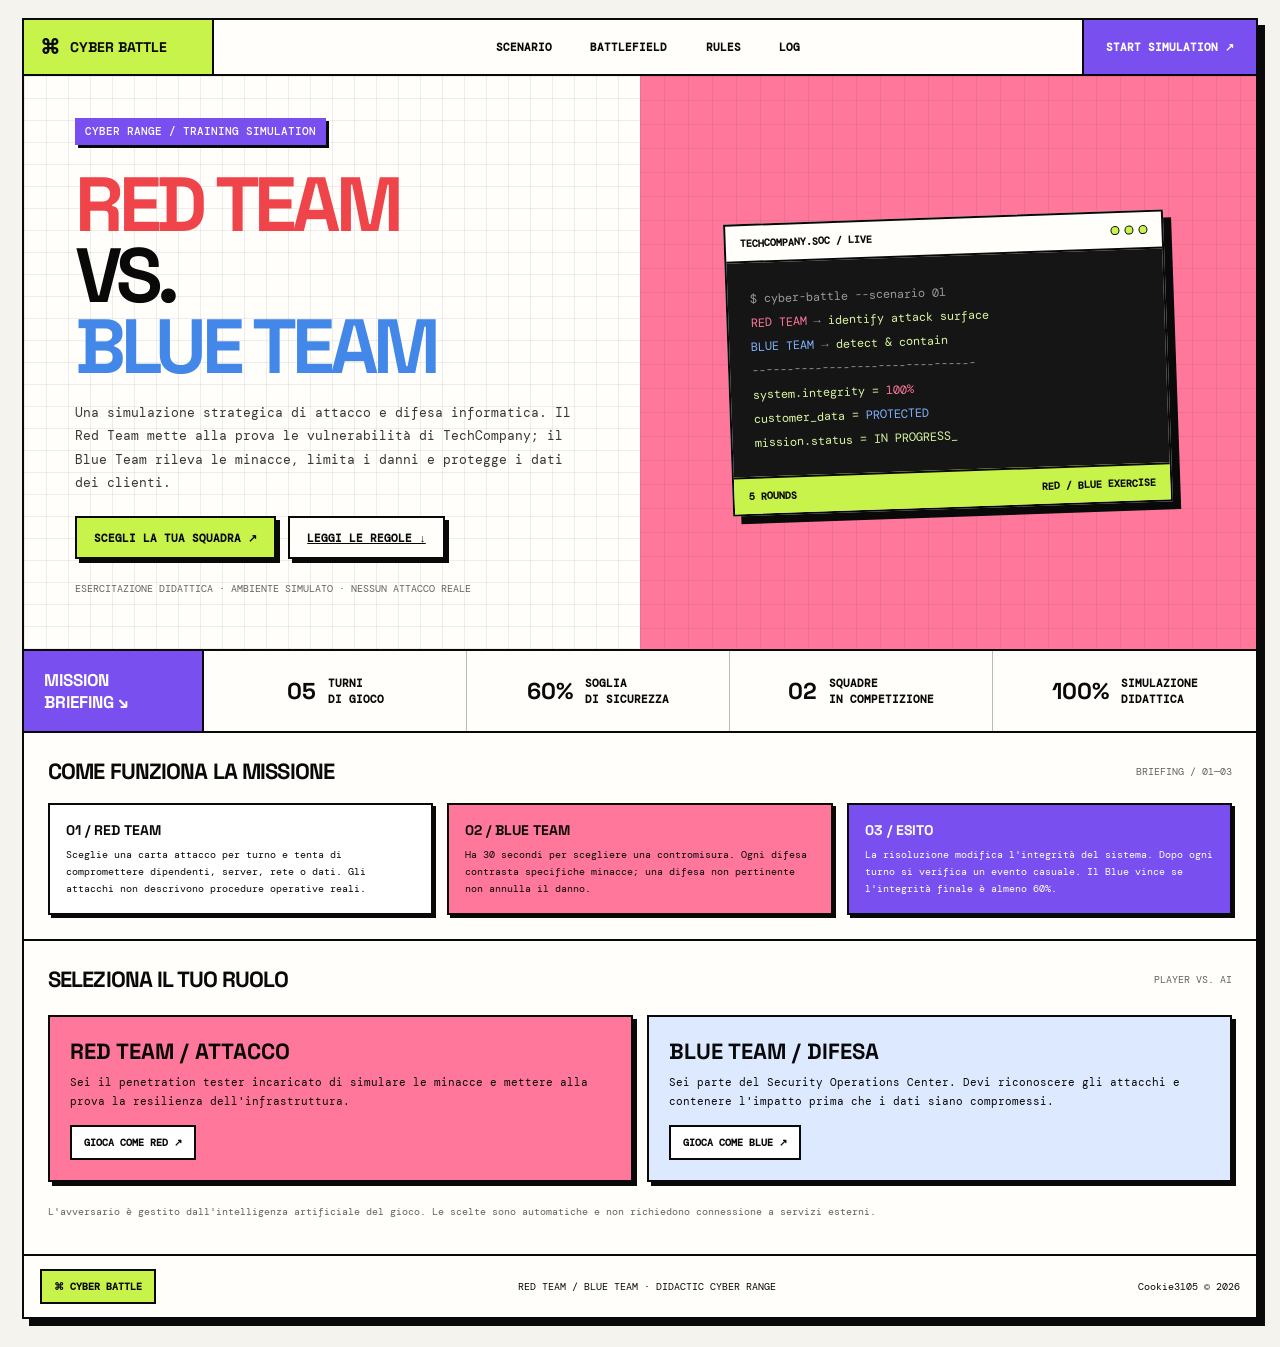
<file: index.html>
<!DOCTYPE html>
<html lang="it">
<head>
<meta charset="utf-8">
<meta name="viewport" content="width=device-width, initial-scale=1">
<meta name="theme-color" content="#f5f3ed">
<title>Cyber Battle — Red Team vs Blue Team</title>
<link rel="preconnect" href="https://fonts.googleapis.com">
<link rel="preconnect" href="https://fonts.gstatic.com" crossorigin>
<link href="https://fonts.googleapis.com/css2?family=DM+Mono:wght@400;500&family=Space+Grotesk:wght@400;500;600;700&display=swap" rel="stylesheet">
<link rel="stylesheet" href="style.css">
</head>
<body>
<div class="shell">
<div class="frame">
<header class="topbar">
  <div class="brand"><span class="brand-mark">⌘</span> Cyber Battle</div>
  <nav class="nav"><a href="#scenario">Scenario</a><a href="#battle">Battlefield</a><a href="#rules">Rules</a><a href="#history">Log</a></nav>
  <button class="top-action" id="topStart">Start simulation ↗</button>
</header>

<section class="screen active" id="home">
  <div class="hero" id="scenario">
    <div class="hero-copy">
      <span class="eyebrow">CYBER RANGE / TRAINING SIMULATION</span>
      <h1><span class="red-word">Red Team</span><span>vs.</span><span class="blue-word">Blue Team</span></h1>
      <p class="lead">Una simulazione strategica di attacco e difesa informatica. Il Red Team mette alla prova le vulnerabilità di TechCompany; il Blue Team rileva le minacce, limita i danni e protegge i dati dei clienti.</p>
      <div class="actions"><button class="btn primary" id="startBtn">Scegli la tua squadra ↗</button><a class="btn" href="#rules">Leggi le regole ↓</a></div>
      <p class="notice">ESERCITAZIONE DIDATTICA · AMBIENTE SIMULATO · NESSUN ATTACCO REALE</p>
    </div>
    <div class="hero-art">
      <div class="art-grid"></div>
      <div class="terminal-card">
        <div class="terminal-head"><span>TECHCOMPANY.SOC / LIVE</span><span class="terminal-dots"><i></i><i></i><i></i></span></div>
        <div class="terminal-body">
          <div class="dim">$ cyber-battle --scenario 01</div>
          <div><span class="hot">RED TEAM</span> <span class="dim">→</span> identify attack surface</div>
          <div><span class="cool">BLUE TEAM</span> <span class="dim">→</span> detect &amp; contain</div>
          <div class="dim">--------------------------------</div>
          <div>system.integrity = <span class="hot">100%</span></div>
          <div>customer_data = <span class="cool">PROTECTED</span></div>
          <div>mission.status = IN PROGRESS_</div>
        </div>
        <div class="terminal-foot"><span>5 ROUNDS</span><span>RED / BLUE EXERCISE</span></div>
      </div>
    </div>
  </div>
  <div class="status-strip">
    <div class="strip-label">Mission<br>briefing ↘</div>
    <div class="metric"><b>05</b><span>Turni<br>di gioco</span></div>
    <div class="metric"><b>60%</b><span>Soglia<br>di sicurezza</span></div>
    <div class="metric"><b>02</b><span>Squadre<br>in competizione</span></div>
    <div class="metric"><b>100%</b><span>Simulazione<br>didattica</span></div>
  </div>
  <section class="section" id="rules">
    <div class="section-heading"><h2>Come funziona la missione</h2><span class="kicker">Briefing / 01—03</span></div>
    <div class="rules-grid">
      <article class="rule"><b>01 / Red Team</b><p>Sceglie una carta attacco per turno e tenta di compromettere dipendenti, server, rete o dati. Gli attacchi non descrivono procedure operative reali.</p></article>
      <article class="rule"><b>02 / Blue Team</b><p>Ha 30 secondi per scegliere una contromisura. Ogni difesa contrasta specifiche minacce; una difesa non pertinente non annulla il danno.</p></article>
      <article class="rule"><b>03 / Esito</b><p>La risoluzione modifica l'integrità del sistema. Dopo ogni turno si verifica un evento casuale. Il Blue vince se l'integrità finale è almeno 60%.</p></article>
    </div>
  </section>
  <section class="section">
    <div class="section-heading"><h2>Seleziona il tuo ruolo</h2><span class="kicker">Player vs. AI</span></div>
    <div class="role-grid">
      <button class="role-card red-role" data-role="red"><h3>Red Team / Attacco</h3><p>Sei il penetration tester incaricato di simulare le minacce e mettere alla prova la resilienza dell'infrastruttura.</p><span class="choose">Gioca come Red ↗</span></button>
      <button class="role-card blue-role" data-role="blue"><h3>Blue Team / Difesa</h3><p>Sei parte del Security Operations Center. Devi riconoscere gli attacchi e contenere l'impatto prima che i dati siano compromessi.</p><span class="choose">Gioca come Blue ↗</span></button>
    </div>
    <p class="notice">L'avversario è gestito dall'intelligenza artificiale del gioco. Le scelte sono automatiche e non richiedono connessione a servizi esterni.</p>
  </section>
</section>

<section class="screen" id="game">
  <div class="section" id="battle">
    <div class="section-heading"><div><span class="eyebrow">LIVE EXERCISE / TECHCOMPANY</span><h2 style="margin-top:12px">Cyber battlefield</h2></div><div><span class="round-pill" id="roundBadge">ROUND 01 / 05</span></div></div>
    <div class="game-layout">
      <main>
        <section class="board" id="board">
          <div class="board-top"><h3>Integrità dell'infrastruttura</h3><span class="kicker">SECURITY STATUS</span></div>
          <div class="integrity"><span>System integrity / soglia 60%</span><strong id="integrityValue">100%</strong></div>
          <div class="bar"><div class="bar-fill" id="integrityBar"></div><div class="threshold"></div></div>
          <div class="bar-legend"><span>0% / Compromesso</span><span>60% / Soglia</span><span>100% / Integro</span></div>
          <div class="attack-path" aria-label="Percorso dell'attacco">
            <div class="node" id="node-staff"><span class="node-icon">01</span>Dipendenti<small>Human layer</small></div>
            <div class="node" id="node-web"><span class="node-icon">02</span>Server web<small>Perimeter</small></div>
            <div class="node" id="node-net"><span class="node-icon">03</span>Rete interna<small>Internal net</small></div>
            <div class="node" id="node-data"><span class="node-icon">04</span>Dati clienti<small>Critical assets</small></div>
          </div>
          <div class="turn-slots">
            <div class="slot empty" id="attackSlot"><div><div class="slot-title">01 / Attack vector</div>In attesa dell'attacco</div></div>
            <div class="slot empty" id="defenseSlot"><div><div class="slot-title">02 / Countermeasure</div>In attesa della difesa</div></div>
            <div class="slot empty" id="eventSlot"><div><div class="slot-title">03 / Random event</div>Evento di fine turno</div></div>
          </div>
          <div class="dice-row">
            <div class="die red-die" id="dieOne">–</div><div class="die blue-die" id="dieTwo">–</div><span class="dice-result" id="diceResult">Dadi in attesa</span>
            <button class="btn turn-action hidden" id="continueBtn">Prossimo Turno ↗</button>
          </div>
        </section>
        <section class="hand-panel">
          <div class="hand-top"><h3 id="handTitle">La tua mano</h3><span class="kicker" id="handCount">— carte</span></div>
          <div class="hand" id="hand"></div>
          <div class="actions" style="margin-bottom:0"><button class="btn hidden" id="passBtn">Nessuna difesa / Passa</button></div>
        </section>
      </main>
      <aside class="sidebar">
        <section class="sidebox phase-box"><h3>Mission control</h3><div class="phase-name" id="phaseName">Preparazione</div><p class="phase-copy" id="phaseCopy">La simulazione sta per iniziare.</p><div class="timer"><span class="kicker">Tempo risposta Blue</span><strong id="timerValue">30s</strong></div></section>
        <section class="sidebox"><h3>Battle log / <span id="logCount">00</span></h3><ol class="log" id="log"><li>In attesa dell'avvio della simulazione.</li></ol></section>
        <section class="sidebox"><h3>Scoreboard</h3><div style="display:flex;justify-content:space-between;font-size:10px;padding:7px 0;border-bottom:1px solid #ddd"><b>RED / Danno</b><strong id="redScore">0%</strong></div><div style="display:flex;justify-content:space-between;font-size:10px;padding:7px 0"><b>BLUE / Danno evitato</b><strong id="blueScore">0%</strong></div><p class="notice" style="margin:8px 0 0">Il recupero dell'integrità è conteggiato separatamente dal danno evitato.</p></section>
      </aside>
    </div>
  </div>
</section>

<section class="screen" id="result">
  <div class="section">
    <div class="result-hero" id="resultHero"><span class="eyebrow">MISSION REPORT / COMPLETE</span><h2 id="resultTitle">Mission complete</h2><p id="resultText"></p></div>
    <div class="section-heading" style="margin-top:28px"><h2>Performance report</h2><span class="kicker">After action review</span></div>
    <div class="board">
      <table class="stats">
        <thead><tr><th>Indicatore</th><th>Red Team</th><th>Blue Team</th></tr></thead>
        <tbody>
          <tr><td>Carte giocate</td><td id="statRedCards">0</td><td id="statBlueCards">0</td></tr>
          <tr><td>Attacchi riusciti / blocchi totali</td><td id="statSuccess">0</td><td id="statBlocks">0</td></tr>
          <tr><td>Danno inflitto / evitato</td><td id="statDamage">0%</td><td id="statPrevented">0%</td></tr>
          <tr><td>Integrità recuperata</td><td>—</td><td id="statHealing">0%</td></tr>
          <tr><td>Tempo medio di risposta</td><td>—</td><td id="statTime">—</td></tr>
          <tr><td>Eventi casuali attivati</td><td colspan="2" id="statEvents">0</td></tr>
        </tbody>
      </table>
      <p class="notice" id="gradeText"></p>
      <div class="actions"><button class="btn primary" id="replayBtn">Nuova simulazione ↗</button><button class="btn" id="homeBtn">Torna alla home</button></div>
    </div>
  </div>
</section>

<footer class="footer"><span class="brand-mini">⌘ CYBER BATTLE</span><span>RED TEAM / BLUE TEAM · DIDACTIC CYBER RANGE</span><span>Cookie3105 © 2026</span></footer>
</div>
</div>
<script src="script.js"></script>
</body>
</html>
</file>
<file: style.css>
:root{--paper:#f5f3ed;--white:#fffefa;--ink:#090909;--muted:#65635e;--line:#111;--pink:#ff789b;--lime:#c8f34a;--purple:#7950ef;--red:#f0444b;--blue:#4388e8;--shadow:5px 5px 0 #090909}

*{box-sizing:border-box}

html{scroll-behavior:smooth}

body{margin:0;background:var(--paper);color:var(--ink);font:15px/1.5 "DM Mono",monospace}

button{font:inherit;color:inherit;cursor:pointer}

button:focus-visible{outline:3px solid var(--purple);outline-offset:3px}

a{color:inherit}

.shell{max-width:1440px;margin:0 auto;padding:18px 22px 28px}

.frame{border:2px solid var(--ink);background:var(--white);box-shadow:7px 7px 0 var(--ink)}

.topbar{height:56px;display:grid;grid-template-columns:190px 1fr auto;border-bottom:2px solid var(--ink);background:var(--white)}

.brand{display:flex;align-items:center;gap:10px;padding:0 16px;background:var(--lime);border-right:2px solid var(--ink);font:700 14px "Space Grotesk",sans-serif;text-transform:uppercase}

.brand-mark{font-size:20px}

.nav{display:flex;align-items:center;justify-content:center;gap:clamp(12px,3vw,42px);font:700 11px "DM Mono",monospace;text-transform:uppercase}

.nav a{text-decoration:none}

.nav a:hover{text-decoration:underline;text-decoration-thickness:2px}

.top-action{display:flex;align-items:center;padding:0 22px;background:var(--purple);color:white;border:0;border-left:2px solid var(--ink);font:700 11px "DM Mono",monospace;text-transform:uppercase}

.hero{display:grid;grid-template-columns:1fr 1fr;min-height:400px;border-bottom:2px solid var(--ink)}

.hero-copy{padding:42px clamp(22px,4vw,60px);background-color:var(--white);background-image:linear-gradient(#11111112 1px,transparent 1px),linear-gradient(90deg,#11111112 1px,transparent 1px);background-size:22px 22px}

.eyebrow{display:inline-block;background:var(--purple);color:white;padding:5px 10px;font-size:11px;font-weight:500;box-shadow:3px 3px 0 var(--ink)}

h1,h2,h3,h4,p{margin-top:0}

.hero h1{font:700 clamp(42px,6vw,78px)/.93 "Space Grotesk",sans-serif;letter-spacing:-.07em;margin:24px 0 18px;text-transform:uppercase}

.hero h1 span{display:block}

.hero h1 .red-word{color:var(--red)}

.hero h1 .blue-word{color:var(--blue)}

.lead{max-width:540px;font-size:13px;line-height:1.8;color:#393733}

.actions{display:flex;gap:12px;flex-wrap:wrap;margin:22px 0}

.btn{display:inline-flex;align-items:center;justify-content:center;gap:10px;min-height:43px;padding:10px 17px;border:2px solid var(--ink);background:var(--white);box-shadow:4px 4px 0 var(--ink);font:700 11px "DM Mono",monospace;text-transform:uppercase;transition:transform .15s,box-shadow .15s}

.btn:hover{transform:translate(2px,2px);box-shadow:2px 2px 0 var(--ink)}

.btn.primary{background:var(--lime)}

.btn.purple{background:var(--purple);color:white}

.btn.red{background:var(--red);color:white}

.btn.blue{background:var(--blue);color:white}

.hero-art{position:relative;display:grid;place-items:center;overflow:hidden;background:var(--pink);padding:30px}

.art-grid{position:absolute;inset:0;background-image:linear-gradient(#11111113 1px,transparent 1px),linear-gradient(90deg,#11111113 1px,transparent 1px);background-size:24px 24px}

.terminal-card{position:relative;z-index:1;width:min(88%,440px);padding:0;background:var(--white);border:2px solid var(--ink);box-shadow:8px 8px 0 var(--ink);transform:rotate(-2deg)}

.terminal-head{display:flex;justify-content:space-between;align-items:center;padding:10px 14px;border-bottom:2px solid var(--ink);font-size:10px;font-weight:bold}

.terminal-dots{display:flex;gap:5px}.terminal-dots i{width:9px;height:9px;border:1.5px solid var(--ink);border-radius:50%;background:var(--lime)}

.terminal-body{padding:24px 22px 22px;background:#151515;color:#d9f7a2;font-size:12px;line-height:2}

.terminal-body .dim{color:#999}.terminal-body .hot{color:#ff789b}.terminal-body .cool{color:#82b5ff}

.terminal-foot{display:flex;justify-content:space-between;padding:10px 14px;background:var(--lime);border-top:2px solid var(--ink);font-size:10px;font-weight:bold;text-transform:uppercase}

.status-strip{display:grid;grid-template-columns:180px repeat(4,1fr);min-height:82px;border-bottom:2px solid var(--ink)}

.strip-label{display:flex;flex-direction:column;justify-content:center;padding:14px 20px;background:var(--purple);color:white;border-right:2px solid var(--ink);font:700 17px "Space Grotesk",sans-serif;text-transform:uppercase}

.metric{display:flex;align-items:center;justify-content:center;gap:12px;padding:12px;border-right:1px solid #bbb;font-size:11px;font-weight:bold;text-transform:uppercase}

.metric:last-child{border:0}.metric b{font:700 23px "Space Grotesk",sans-serif}

.section{padding:24px;border-bottom:2px solid var(--ink)}

.section-heading{display:flex;justify-content:space-between;align-items:center;gap:16px;margin-bottom:18px}

.section-heading h2{margin:0;font:700 22px "Space Grotesk",sans-serif;text-transform:uppercase;letter-spacing:-.04em}

.kicker{font-size:10px;color:var(--muted);text-transform:uppercase}

.game-layout{display:grid;grid-template-columns:minmax(0,1.65fr) minmax(260px,.75fr);gap:18px}

.board{border:2px solid var(--ink);background:var(--white);box-shadow:4px 4px 0 var(--ink);padding:18px}

.board-top{display:flex;justify-content:space-between;gap:16px;align-items:center}

.board-top h3{margin:0;font:700 16px "Space Grotesk",sans-serif;text-transform:uppercase}

.round-pill{padding:5px 9px;background:var(--lime);border:1.5px solid var(--ink);font-size:10px;font-weight:bold;text-transform:uppercase}

.integrity{display:flex;align-items:baseline;justify-content:space-between;margin:18px 0 7px}

.integrity span{font-size:11px;text-transform:uppercase}.integrity strong{font:700 30px "Space Grotesk",sans-serif}

.bar{height:18px;border:2px solid var(--ink);background:#e2e0d9;position:relative;overflow:hidden}

.bar-fill{height:100%;width:100%;background:var(--lime);transition:width .35s}

.bar-fill.danger{background:var(--red)}

.threshold{position:absolute;top:0;bottom:0;left:60%;border-left:2px dashed var(--ink)}

.bar-legend{display:flex;justify-content:space-between;margin-top:5px;color:var(--muted);font-size:9px}

.attack-path{display:grid;grid-template-columns:repeat(4,1fr);gap:8px;margin:22px 0}

.node{position:relative;text-align:center;padding:12px 5px;border:2px solid var(--ink);background:#f2f0e9;font-size:10px;font-weight:bold;text-transform:uppercase}

.node small{display:block;font-size:9px;font-weight:normal;color:var(--muted);margin-top:4px}

.node.compromised{background:var(--red);color:white}.node.compromised small{color:white}

.node.protected{background:var(--lime)}

.node-icon{display:block;font:700 20px "Space Grotesk",sans-serif;margin-bottom:3px}

.turn-slots{display:grid;grid-template-columns:repeat(3,1fr);gap:10px}

.slot{min-height:148px;border:2px dashed #aaa;padding:9px;background:#faf9f4}

.slot-title{font-size:9px;text-transform:uppercase;color:var(--muted);font-weight:bold;margin-bottom:8px}

.slot.empty{display:grid;align-content:center;text-align:center;color:#8b8983;font-size:10px}

.played-card{border:2px solid var(--ink);background:white;min-height:100px}

.played-card .pc-head{padding:6px 8px;background:var(--pink);font:700 11px "Space Grotesk",sans-serif;text-transform:uppercase;border-bottom:2px solid var(--ink)}

.played-card.def .pc-head{background:var(--lime)}

.played-card .pc-body{padding:7px;font-size:10px;line-height:1.5}

.played-card .pc-foot{padding:5px 7px;border-top:1px solid #ccc;font-size:9px;font-weight:bold}

.dice-row{display:flex;align-items:center;gap:10px;flex-wrap:wrap;margin-top:17px}

.die{width:42px;height:42px;display:grid;place-items:center;background:white;border:2px solid var(--ink);box-shadow:3px 3px 0 var(--ink);font:700 22px "Space Grotesk",sans-serif}

.die.red-die{color:var(--red)}.die.blue-die{color:var(--blue)}

.dice-result{font:700 16px "Space Grotesk",sans-serif}

.turn-action{margin-left:auto}

.hand-panel{margin-top:18px;padding:18px;border:2px solid var(--ink);background:#f0eee7}

.hand-top{display:flex;align-items:center;justify-content:space-between;gap:10px;margin-bottom:12px}

.hand-top h3{margin:0;font:700 16px "Space Grotesk",sans-serif;text-transform:uppercase}

.hand{display:grid;grid-template-columns:repeat(auto-fit,minmax(145px,1fr));gap:10px}

.game-card{display:flex;flex-direction:column;min-height:178px;padding:0;text-align:left;background:white;border:2px solid var(--ink);box-shadow:3px 3px 0 var(--ink);transition:transform .15s,box-shadow .15s}

.game-card.red-card{border-top:7px solid var(--red)}.game-card.blue-card{border-top:7px solid var(--blue)}

.game-card:not(:disabled):hover{transform:translateY(-4px);box-shadow:5px 7px 0 var(--ink)}

.game-card:disabled{opacity:.55;cursor:not-allowed;filter:grayscale(.4)}

.game-card h4{margin:0;padding:9px 9px 4px;font:700 13px "Space Grotesk",sans-serif;text-transform:uppercase}

.game-card p{padding:0 9px;margin:4px 0;font-size:10px;line-height:1.45}

.game-card .effect{color:#555;font-size:9px}

.game-card .card-value{margin-top:auto;padding:7px 9px;border-top:1px solid #bbb;font-size:10px;font-weight:bold;text-transform:uppercase}

.sidebar{display:flex;flex-direction:column;gap:14px}

.sidebox{padding:16px;border:2px solid var(--ink);background:white;box-shadow:4px 4px 0 var(--ink)}

.sidebox h3{margin:0 0 12px;font:700 15px "Space Grotesk",sans-serif;text-transform:uppercase}

.phase-box{background:var(--lime)}

.phase-name{font:700 18px "Space Grotesk",sans-serif;line-height:1.15;text-transform:uppercase;margin-bottom:8px}

.phase-copy{font-size:10px;line-height:1.6}

.timer{display:flex;align-items:center;justify-content:space-between;margin-top:12px;padding-top:10px;border-top:1px solid #111}

.timer strong{font:700 26px "Space Grotesk",sans-serif}

.log{list-style:none;padding:0;margin:0;max-height:420px;overflow:auto}

.log li{padding:8px 0 8px 10px;border-left:4px solid #bbb;border-bottom:1px solid #ddd;font-size:10px;line-height:1.5}

.log li.red-log{border-left-color:var(--red)}.log li.blue-log{border-left-color:var(--blue)}.log li.event-log{border-left-color:var(--purple)}

.rules-grid{display:grid;grid-template-columns:repeat(3,1fr);gap:14px}

.rule{padding:16px;border:2px solid var(--ink);background:white;box-shadow:3px 3px 0 var(--ink)}

.rule:nth-child(2){background:var(--pink)}.rule:nth-child(3){background:var(--purple);color:white}

.rule b{display:block;font:700 14px "Space Grotesk",sans-serif;text-transform:uppercase;margin-bottom:7px}

.rule p{margin:0;font-size:10px;line-height:1.7}

.footer{display:flex;justify-content:space-between;align-items:center;gap:12px;padding:13px 16px;font-size:10px}

.footer .brand-mini{background:var(--lime);padding:8px 12px;border:2px solid var(--ink);font-weight:bold}

.screen{display:none}.screen.active{display:block}

.menu-panel{padding:24px}

.role-grid{display:grid;grid-template-columns:1fr 1fr;gap:14px;margin:22px 0}

.role-card{padding:20px;border:2px solid var(--ink);box-shadow:4px 4px 0 var(--ink);background:white;text-align:left}

.role-card.red-role{background:var(--pink)}.role-card.blue-role{background:#dce9ff}

.role-card h3{font:700 22px "Space Grotesk",sans-serif;text-transform:uppercase;margin:0 0 8px}

.role-card p{font-size:11px;line-height:1.7;margin:0 0 14px}

.role-card .choose{display:inline-block;padding:8px 12px;background:white;border:2px solid var(--ink);font-size:10px;font-weight:bold;text-transform:uppercase}

.intro-banner{padding:24px;background:var(--purple);color:white;border:2px solid var(--ink);box-shadow:4px 4px 0 var(--ink)}

.intro-banner h2{font:700 clamp(28px,5vw,48px)/.95 "Space Grotesk",sans-serif;text-transform:uppercase;margin:10px 0}

.intro-banner p{max-width:700px;font-size:11px;line-height:1.8;margin:0}

.rules-list{display:grid;grid-template-columns:repeat(2,1fr);gap:10px;padding:0;list-style:none}

.rules-list li{padding:12px;border:1.5px solid var(--ink);background:#fff;font-size:10px;line-height:1.6}

.rules-list b{font:700 12px "Space Grotesk",sans-serif;text-transform:uppercase}

.result-hero{padding:28px;border:2px solid var(--ink);box-shadow:5px 5px 0 var(--ink);background:var(--lime)}

.result-hero h2{font:700 clamp(34px,6vw,60px)/.95 "Space Grotesk",sans-serif;text-transform:uppercase;margin:8px 0}

.result-hero p{font-size:11px}

.stats{width:100%;border-collapse:collapse;margin:18px 0;font-size:10px}

.stats th,.stats td{text-align:left;padding:10px;border-bottom:1px solid #aaa}

.stats th{font-weight:bold;text-transform:uppercase;background:#eee}

.hidden{display:none!important}

.notice{font-size:10px;color:var(--muted);line-height:1.6}

@media(max-width:850px){.topbar{grid-template-columns:155px 1fr}.nav{display:none}.top-action{grid-column:2;justify-content:center}.hero{grid-template-columns:1fr}.hero-art{min-height:270px}.status-strip{grid-template-columns:140px repeat(2,1fr)}.metric:nth-child(3){border-right:0}.metric:nth-child(n+4){border-top:1px solid #bbb}.game-layout{grid-template-columns:1fr}.sidebar{display:grid;grid-template-columns:1fr 1fr}}

@media(max-width:560px){.shell{padding:8px}.frame{box-shadow:4px 4px 0 var(--ink)}.topbar{height:48px;grid-template-columns:1fr auto}.brand{font-size:12px}.top-action{font-size:9px;padding:0 12px}.hero-copy{padding:28px 20px}.hero-art{min-height:230px;padding:20px}.status-strip{grid-template-columns:1fr 1fr}.strip-label{grid-column:1/-1;border-right:0;border-bottom:2px solid var(--ink);min-height:55px}.metric{min-height:60px}.section{padding:15px}.game-layout{gap:12px}.board{padding:12px}.attack-path{gap:5px}.node{font-size:8px;padding:8px 2px}.node-icon{font-size:16px}.turn-slots{grid-template-columns:1fr}.slot{min-height:90px}.sidebar{grid-template-columns:1fr}.hand{grid-template-columns:repeat(2,minmax(0,1fr))}.game-card{min-height:190px}.rules-grid,.role-grid,.rules-list{grid-template-columns:1fr}.section-heading{align-items:flex-start;flex-direction:column}.footer{flex-wrap:wrap}}

@media(prefers-reduced-motion:reduce){*,*::before,*::after{scroll-behavior:auto!important;transition:none!important;animation:none!important}}
</file>
